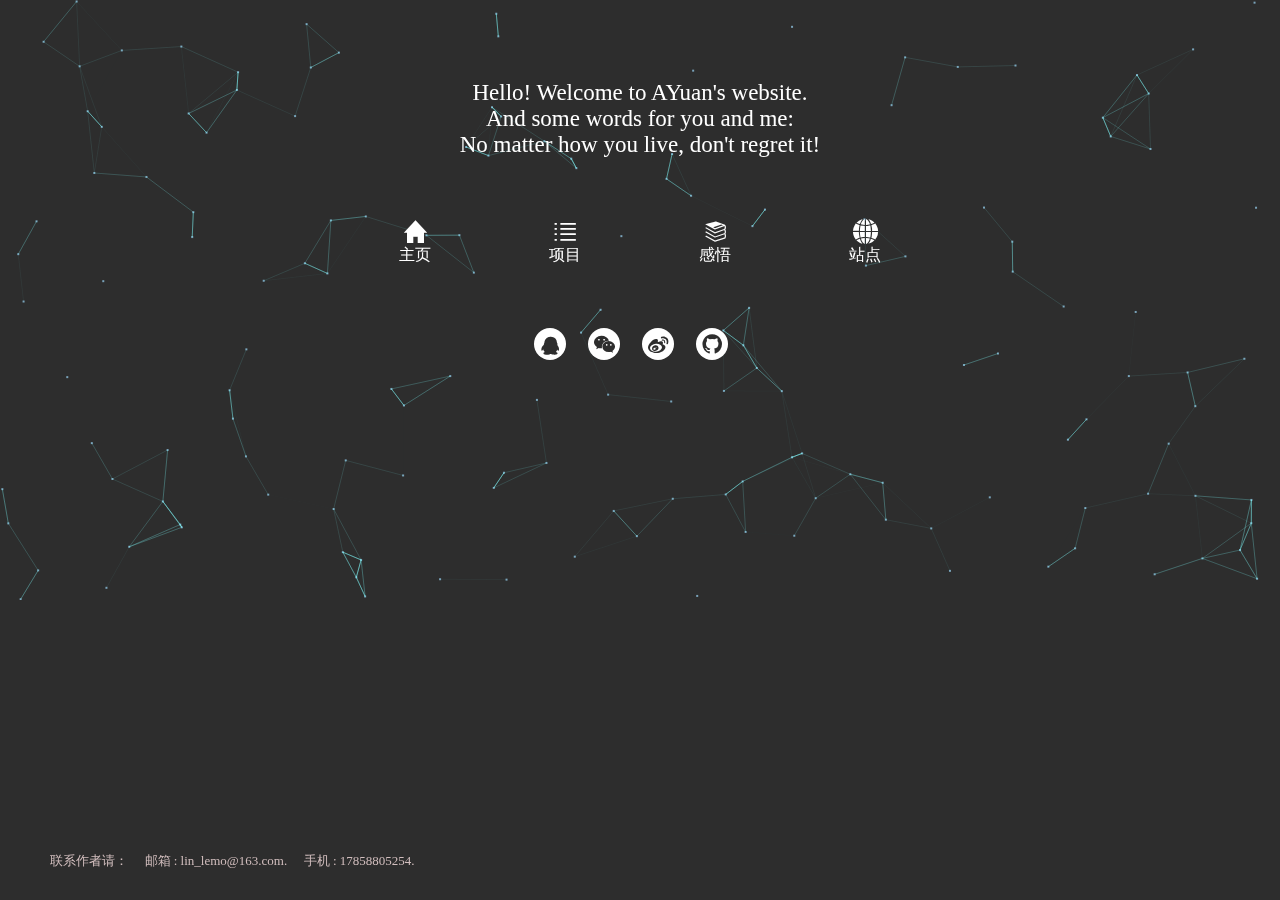
<file: index.html>
<!DOCTYPE html>
<html lang="en">
<head>
	<meta charset="UTF-8">
	<meta name="keywords" content="林钹渊，阿渊，林博园，林博渊">
	<title>林钹渊的个人网站</title>
	<style>
		a{color: #fff;text-decoration: none;}
		*{padding: 0;margin: 0;}
		body{background-color: #2D2D2D;color: #fff;}
		.header{text-align: center;color: #fff;font-size: 23px;margin-top:80px;}
.cont{text-align: center;}
.list-main{margin: 60px auto 0;width: 600px;height: 50px;}
.list-main li{float: left;list-style: none;width: 150px;transition: all 2s ease;}
.list-main li:hover{transform: translate(0,-10px);}
.list-main li:hover a{color: #08d695;}
.list-main li .iconfont{font-size: 25px;}
#mu-player{
	position: fixed;
	bottom: 50px;
	right: 50px;
	text-align: center;
}
.social {
    margin: 60px auto 0;
 text-align: center;width: 256px;
}
.social li {
    float: left;
    margin: 0 0 0 22px;list-style: none;
}
.social li a {
    display: table-cell;vertical-align: middle;
    width: 32px;
    height: 32px;text-align: center;
    /*text-indent: -9999px;*/
    background-color: #fff;
    -moz-border-radius: 50%;
    -webkit-border-radius: 50%;
    border-radius: 50%;
    -moz-transition: background-color 0.2s linear;
    -o-transition: background-color 0.2s linear;
    -webkit-transition: background-color 0.2s linear;
    transition: background-color 0.2s linear;
}
.social li a i{
    color: #2D2D2D;font-size: 18px;
}
.social li:nth-child(2) a i{
    font-size: 21px;
}
.social li:nth-child(3) a i{
    font-size: 26px;
}
.social li:nth-child(4) a i{
    font-size: 23px;
}
.social li a.social-facebook {
    background-position: 0 0;
}
.social li a:hover i{color: #fff;}
.social li a.social-facebook:hover {
    background-color: #3b5998;
}
.social li a.social-facebook:active {
    background-color: #355089;
}
.social li a.social-twitter {
    background-position: -50px 0;
}
.social li a.social-twitter:hover {
    background-color: #55acee;
}
.social li a.social-twitter:active {
    background-color: #4c9ad6;
}
.social li a.social-googleplus {
    background-position: 0 -50px;
}
.social li a.social-googleplus:hover {
    background-color: #dd4b39;
}
.social li a.social-googleplus:active {
    background-color: #c64333;
}
.social li a.social-github:hover {
    background-color: #dd0ebb;
}
.social li a.social-github:active {
    background-color: #dd0ebb;
}
.contact{position:fixed;bottom: 30px;left: 50px;font-size: 13px;color: rgb(209, 189, 189)}
#proj-hind{display: none; width: 200px;margin-left: -169px; height:154px;position: absolute;background-color: rgba(44, 82, 82, 0.9);top: 218px;left: 50%;border-radius: 5px;}
#webs-hind{display: none; width: 200px;margin-left:128px; height:154px;position: absolute;background-color: rgba(44, 82, 82, 0.9);top: 218px;left: 50%;border-radius: 5px;}

#proj-hind a,#webs-hind a{height: 20px;margin: 10px 10px ;padding: 3px 5px; border-radius: 5px;background-color: rgb(109, 105, 105);color: #fff;display: inline-block;}

#proj-hind a:hover,#webs-hind a:hover{color:#08d695 }
#qq-hind {margin-left: -320px;position: absolute;top: 263px;left: 50%;width: 200px;display: none;border-radius: 5px;}
#qq:hover #qq-hind{display: block;}
</style>
	<link rel="stylesheet" href="font_vfr3j0rpy4btvs4i/iconfont.css">
	<link rel="shortcut icon" href="./img/favicon.ico" type="image/x-icon">
</head>
<body>
	<!-- 背景div -->
	<div id="mydiv" style="height:600px;position:relative;">
		<div class="cont">
			<p class="header">
				Hello! Welcome to AYuan's website. <br>
				And some words for you and me:<br>
				<span id="motto">No matter how you live, don't regret it!</span>
				
			</p>
			<ul class="list-main">
				<li>
					<a href="http://www.lemolin.info/mainpage/">
							<i class="iconfont icon-home"></i><br>
							<span>主页</span>
					</a>		 
					 

				</li>
				<li>
						<a href="" id="project">
								<i class="iconfont icon-xiangmu"></i><br>
								<span>项目</span>
						</a>

				
				</li>
				<li>
						<a href="http://www.lemolin.info/blog/">
								<i class="iconfont icon-zhishi"></i><br>
								<span>感悟</span>
							</a>
					
				</li>
				<li>
						<a href="" id="website">
								<i class="iconfont icon-wangzhi"></i><br>
								<span>站点</span>

							</a>
					
				</li>
			</ul>

			<div class="social">
					<ul class="clearfix">
							<li id="qq">
								<a class="social-facebook" href="#" title="qq">
									<i class="iconfont icon-qq"></i>
								</a>
								<img id="qq-hind" src="./img/qrcode_1510809424154.jpg" alt="">
									
							</li>
							
							<li><a class="social-twitter" href="https://wx.qq.com/" title="wechat"><i class="iconfont icon-wechat-copy"></i></a></li>
							<li><a class="social-googleplus" href="http://www.weibo.com/5327319091/profile?rightmod=1&wvr=6&mod=personinfo&is_all=1" title="weibo"><i class="iconfont icon-weibo"></i></a></li>
							<li><a class="social-github" href="https://github.com/lemoyuan" title="github"><i class="iconfont icon-github"></i></a></li>
						</ul>
			</div>

			<div id="mu-player">
				<iframe frameborder="no" border="0" marginwidth="0" marginheight="0" width=330 height=110 src="//music.163.com/outchain/player?type=1&id=39228164&auto=1&height=90"></iframe>
			</div>
			
			<div class="contact">
				<p>
					联系作者请：      <i style="width:10px;display:inline-block"></i>     邮箱 : lin_lemo@163.com. <i style="width:10px;display:inline-block"></i>          手机 : 17858805254.
				</p>
			</div>
			<div id="proj-hind">
				<a href="http://www.lemolin.info/yunba/" target="_blank" >云巴</a>
				<a href="">数字尾巴</a>
				<a href="http://www.lemolin.info/preme/">prome</a>
				<a href=" http://www.lemolin.info/gamewy/">网易游戏</a>
				<a href="http://www.lemolin.info/bankms/">民生银行</a>
			</div>
			<div id="webs-hind">
				<a href="https://juejin.im/" target="_blank">掘金</a>
				<a href="http://www.imooc.com/" target="_blank">慕课</a>
				<a href="https://github.com/" target="_blank">Github</a>
				<a href="http://www.ruanyifeng.com/blog/" target="_blank">阮一峰</a>
				<a href="http://www.w3school.com.cn/" target="_blank">W3c</a>
				<a href="http://www.jq22.com/" target="_blank">插件库</a>
			</div>
			
		</div>


		
	</div>
	<script type="text/javascript">
		window.onload = function() {
		    //配置
		    var config = {
		        vx: 4,	//小球x轴速度,正为右，负为左
		        vy: 4,	//小球y轴速度
		        height: 2,	//小球高宽，其实为正方形，所以不宜太大
		        width: 2,
		        count: 150,		//点个数
		        color: "121, 162, 185", 	//点颜色
		        stroke: "130,255,255", 		//线条颜色
		        dist: 5000, 	//点吸附距离
		        e_dist: 20000, 	//鼠标吸附加速距离
		        max_conn: 10 	//点到点最大连接数
		    }

		    //调用
		    CanvasParticle(config);
		}
		var Proj=document.getElementById("project");
		var ProjH=document.getElementById("proj-hind");
		var Webs=document.getElementById("website");
		var WebsH=document.getElementById("webs-hind");
		var qq=document.getElementById("qq");
		var Motto=document.getElementById("motto");
		qq.onclick=function(){
			qqCode.style.display="block";
		}
		Proj.onclick=function(ev){
			
			var Oevent=ev||window.event;
			if( Oevent.stopPropagation ){
			Oevent.stopPropagation();
			}else{
			Oevent.cancelBubble = true;
			};
			if(Oevent.preventDefault){
				Oevent.preventDefault();
			}else{
				Oevent.returnValue=false;
			}
			WebsH.style.display="none";
			ProjH.style.display="block";
			document.onclick=function(){
				ProjH.style.display="none";
	
			}
		}
		Webs.onclick=function(ev){
			
			var Oevent=ev||window.event;
			if( Oevent.stopPropagation ){
			Oevent.stopPropagation();
			}else{
			Oevent.cancelBubble = true;
			};
			if(Oevent.preventDefault){
				Oevent.preventDefault();
			}else{
				Oevent.returnValue=false;
			}
			ProjH.style.display="none";
			WebsH.style.display="block";
			document.onclick=function(){
				WebsH.style.display="none";
	
			}
		}
		var ArrMottos=["A strong man will struggle with the storms of fate. ","Living without an aim is like sailing without a compass.","Don't try so hard, the best things come when you least expect them to. ","Truth needs no colour; beauty , no pencil. ","Live beautifully, dream passionately, love completely.","No need to have a reason to love you. Anything can be a reason not to love you.","Towering genius disdains a beaten path. It seeks regions hitherto unexplored.","A people which is able to say everything becomes able to do everything.","The good seaman is known in bad weather."]
		setInterval(function(){
			var x=Math.floor(Math.random()*ArrMottos.length) ;
			Motto.innerHTML=ArrMottos[x];
		},6000)
	
	</script>
	<script type="text/javascript" src="canvas-particle.js"></script>
</body>
</html>
</file>
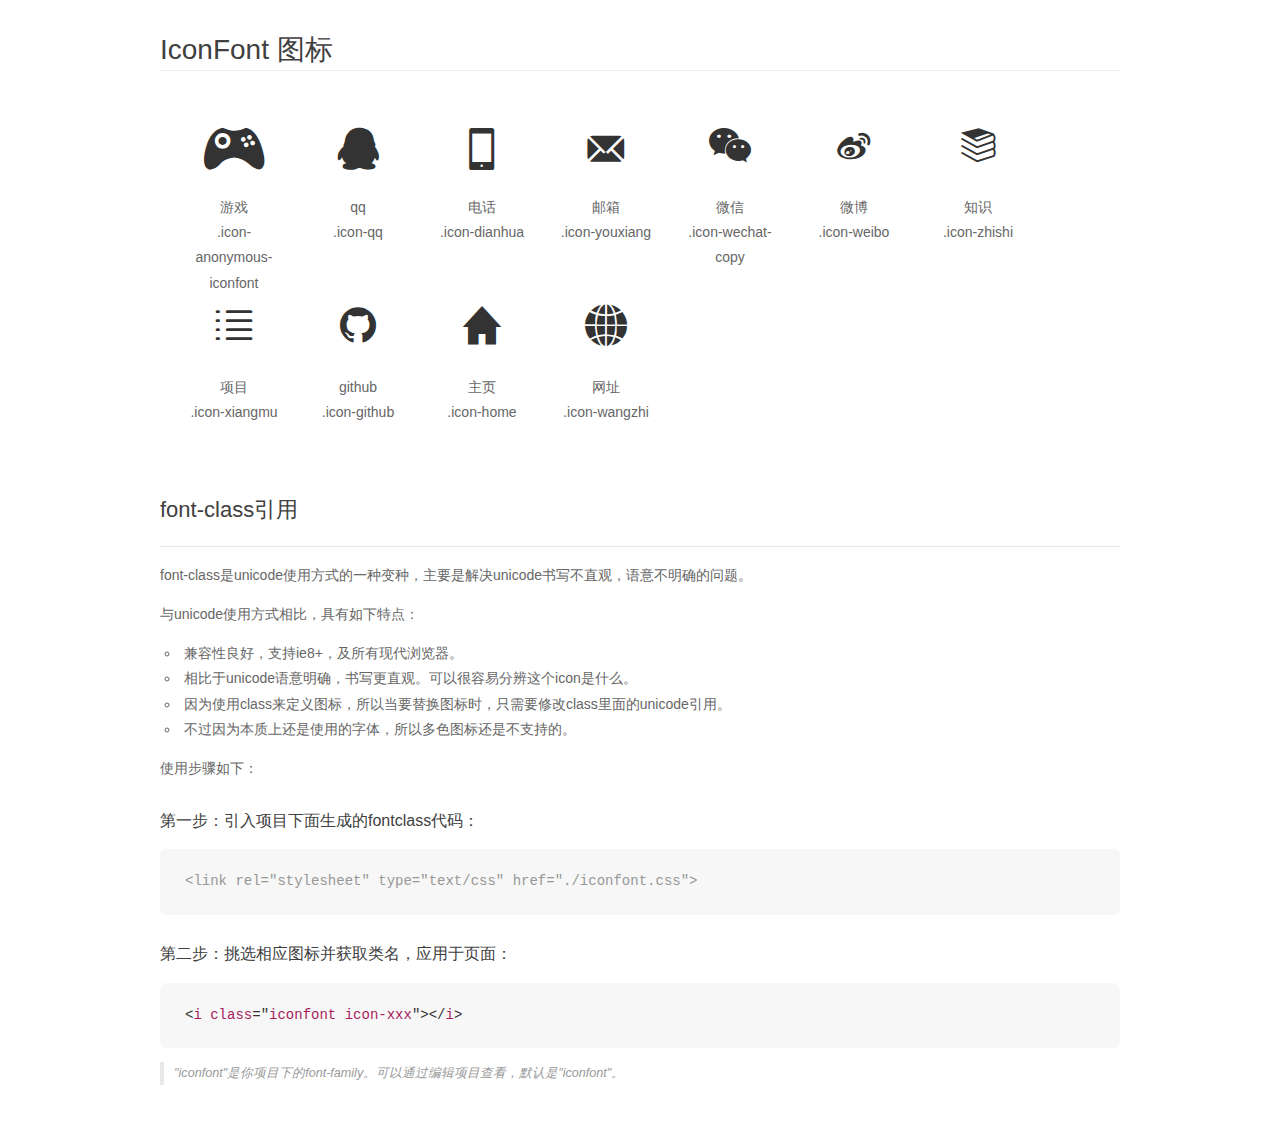
<file: font_vfr3j0rpy4btvs4i/demo_fontclass.html>
<!DOCTYPE html>
<html>
<head>
    <meta charset="utf-8"/>
    <title>IconFont</title>
    <link rel="stylesheet" href="demo.css">
    <link rel="stylesheet" href="iconfont.css">
</head>
<body>
    <div class="main markdown">
        <h1>IconFont 图标</h1>
        <ul class="icon_lists clear">
            
                <li>
                <i class="icon iconfont icon-anonymous-iconfont"></i>
                    <div class="name">游戏</div>
                    <div class="fontclass">.icon-anonymous-iconfont</div>
                </li>
            
                <li>
                <i class="icon iconfont icon-qq"></i>
                    <div class="name">qq</div>
                    <div class="fontclass">.icon-qq</div>
                </li>
            
                <li>
                <i class="icon iconfont icon-dianhua"></i>
                    <div class="name">电话</div>
                    <div class="fontclass">.icon-dianhua</div>
                </li>
            
                <li>
                <i class="icon iconfont icon-youxiang"></i>
                    <div class="name">邮箱</div>
                    <div class="fontclass">.icon-youxiang</div>
                </li>
            
                <li>
                <i class="icon iconfont icon-wechat-copy"></i>
                    <div class="name">微信</div>
                    <div class="fontclass">.icon-wechat-copy</div>
                </li>
            
                <li>
                <i class="icon iconfont icon-weibo"></i>
                    <div class="name">微博</div>
                    <div class="fontclass">.icon-weibo</div>
                </li>
            
                <li>
                <i class="icon iconfont icon-zhishi"></i>
                    <div class="name">知识</div>
                    <div class="fontclass">.icon-zhishi</div>
                </li>
            
                <li>
                <i class="icon iconfont icon-xiangmu"></i>
                    <div class="name">项目</div>
                    <div class="fontclass">.icon-xiangmu</div>
                </li>
            
                <li>
                <i class="icon iconfont icon-github"></i>
                    <div class="name">github</div>
                    <div class="fontclass">.icon-github</div>
                </li>
            
                <li>
                <i class="icon iconfont icon-home"></i>
                    <div class="name">主页</div>
                    <div class="fontclass">.icon-home</div>
                </li>
            
                <li>
                <i class="icon iconfont icon-wangzhi"></i>
                    <div class="name">网址</div>
                    <div class="fontclass">.icon-wangzhi</div>
                </li>
            
        </ul>

        <h2 id="font-class-">font-class引用</h2>
        <hr>

        <p>font-class是unicode使用方式的一种变种，主要是解决unicode书写不直观，语意不明确的问题。</p>
        <p>与unicode使用方式相比，具有如下特点：</p>
        <ul>
        <li>兼容性良好，支持ie8+，及所有现代浏览器。</li>
        <li>相比于unicode语意明确，书写更直观。可以很容易分辨这个icon是什么。</li>
        <li>因为使用class来定义图标，所以当要替换图标时，只需要修改class里面的unicode引用。</li>
        <li>不过因为本质上还是使用的字体，所以多色图标还是不支持的。</li>
        </ul>
        <p>使用步骤如下：</p>
        <h3 id="-fontclass-">第一步：引入项目下面生成的fontclass代码：</h3>


        <pre><code class="lang-js hljs javascript"><span class="hljs-comment">&lt;link rel="stylesheet" type="text/css" href="./iconfont.css"&gt;</span></code></pre>
        <h3 id="-">第二步：挑选相应图标并获取类名，应用于页面：</h3>
        <pre><code class="lang-css hljs">&lt;<span class="hljs-selector-tag">i</span> <span class="hljs-selector-tag">class</span>="<span class="hljs-selector-tag">iconfont</span> <span class="hljs-selector-tag">icon-xxx</span>"&gt;&lt;/<span class="hljs-selector-tag">i</span>&gt;</code></pre>
        <blockquote>
        <p>"iconfont"是你项目下的font-family。可以通过编辑项目查看，默认是"iconfont"。</p>
        </blockquote>
    </div>
</body>
</html>
</file>
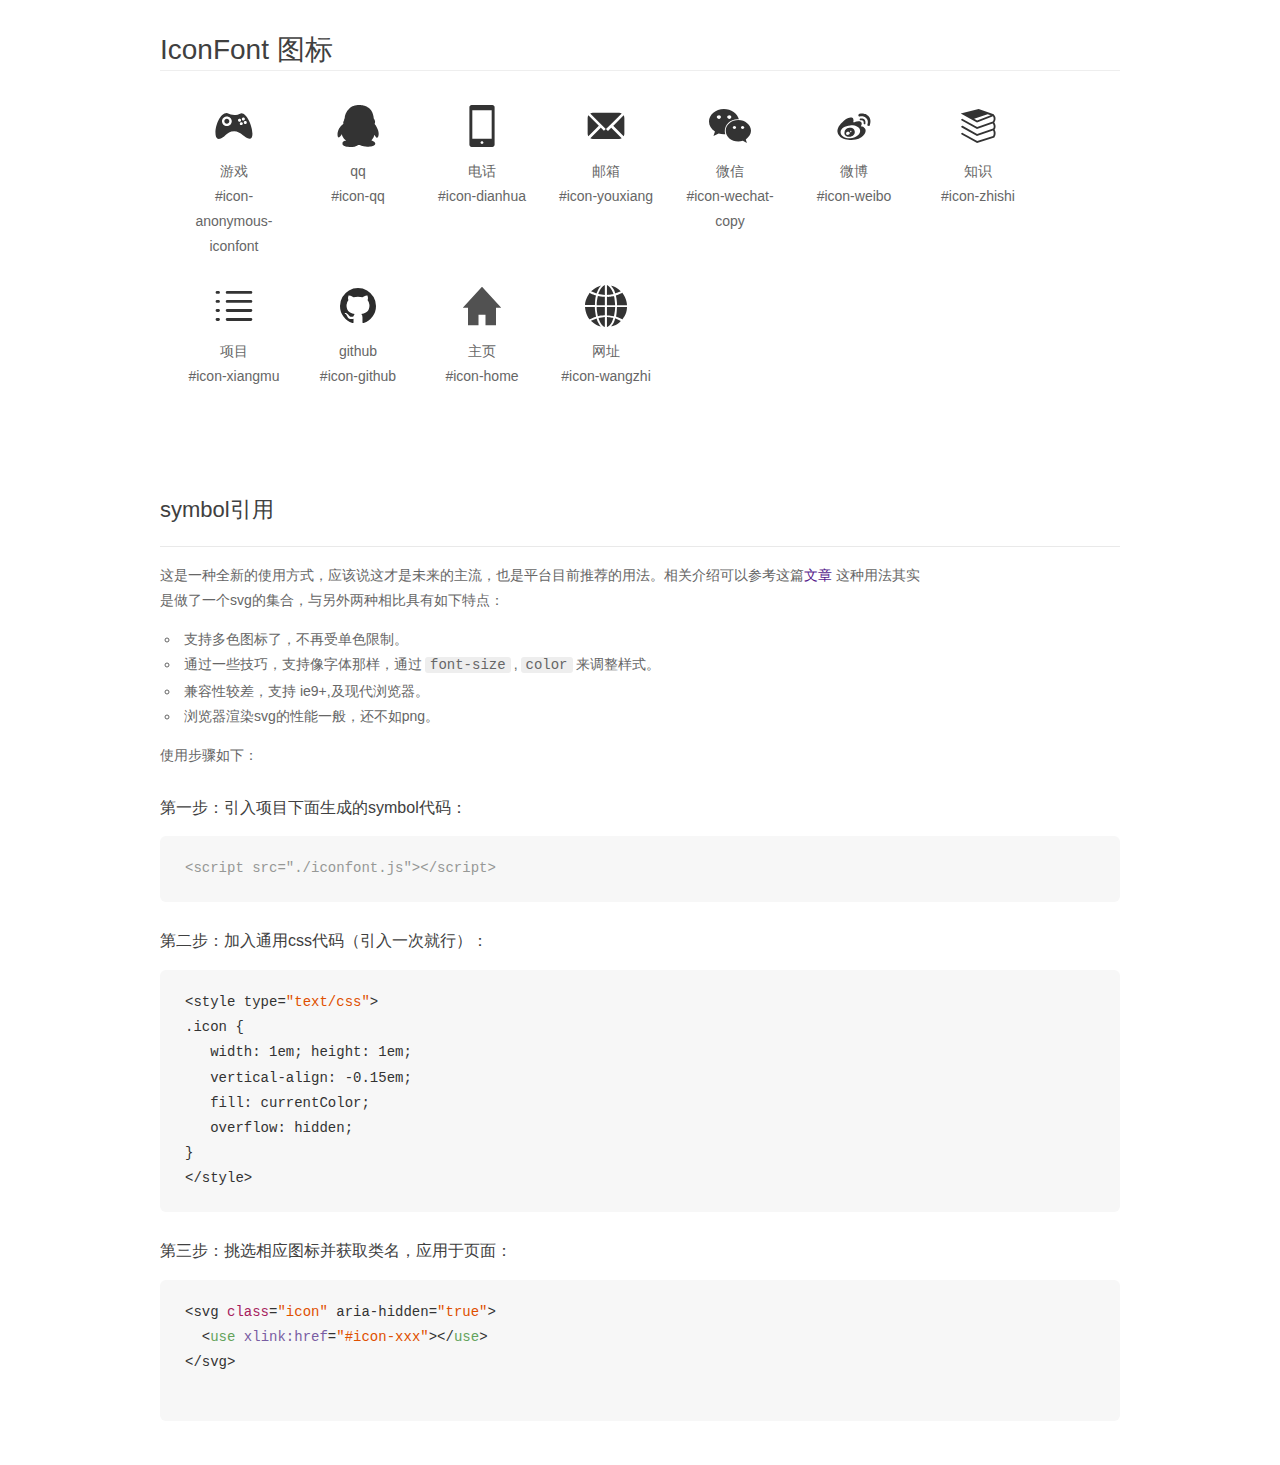
<file: font_vfr3j0rpy4btvs4i/demo_symbol.html>
<!DOCTYPE html>
<html>
<head>
    <meta charset="utf-8"/>
    <title>IconFont</title>
    <link rel="stylesheet" href="demo.css">
    <script src="iconfont.js"></script>

    <style type="text/css">
        .icon {
          /* 通过设置 font-size 来改变图标大小 */
          width: 1em; height: 1em;
          /* 图标和文字相邻时，垂直对齐 */
          vertical-align: -0.15em;
          /* 通过设置 color 来改变 SVG 的颜色/fill */
          fill: currentColor;
          /* path 和 stroke 溢出 viewBox 部分在 IE 下会显示
             normalize.css 中也包含这行 */
          overflow: hidden;
        }

    </style>
</head>
<body>
    <div class="main markdown">
        <h1>IconFont 图标</h1>
        <ul class="icon_lists clear">
            
                <li>
                    <svg class="icon" aria-hidden="true">
                        <use xlink:href="#icon-anonymous-iconfont"></use>
                    </svg>
                    <div class="name">游戏</div>
                    <div class="fontclass">#icon-anonymous-iconfont</div>
                </li>
            
                <li>
                    <svg class="icon" aria-hidden="true">
                        <use xlink:href="#icon-qq"></use>
                    </svg>
                    <div class="name">qq</div>
                    <div class="fontclass">#icon-qq</div>
                </li>
            
                <li>
                    <svg class="icon" aria-hidden="true">
                        <use xlink:href="#icon-dianhua"></use>
                    </svg>
                    <div class="name">电话</div>
                    <div class="fontclass">#icon-dianhua</div>
                </li>
            
                <li>
                    <svg class="icon" aria-hidden="true">
                        <use xlink:href="#icon-youxiang"></use>
                    </svg>
                    <div class="name">邮箱</div>
                    <div class="fontclass">#icon-youxiang</div>
                </li>
            
                <li>
                    <svg class="icon" aria-hidden="true">
                        <use xlink:href="#icon-wechat-copy"></use>
                    </svg>
                    <div class="name">微信</div>
                    <div class="fontclass">#icon-wechat-copy</div>
                </li>
            
                <li>
                    <svg class="icon" aria-hidden="true">
                        <use xlink:href="#icon-weibo"></use>
                    </svg>
                    <div class="name">微博</div>
                    <div class="fontclass">#icon-weibo</div>
                </li>
            
                <li>
                    <svg class="icon" aria-hidden="true">
                        <use xlink:href="#icon-zhishi"></use>
                    </svg>
                    <div class="name">知识</div>
                    <div class="fontclass">#icon-zhishi</div>
                </li>
            
                <li>
                    <svg class="icon" aria-hidden="true">
                        <use xlink:href="#icon-xiangmu"></use>
                    </svg>
                    <div class="name">项目</div>
                    <div class="fontclass">#icon-xiangmu</div>
                </li>
            
                <li>
                    <svg class="icon" aria-hidden="true">
                        <use xlink:href="#icon-github"></use>
                    </svg>
                    <div class="name">github</div>
                    <div class="fontclass">#icon-github</div>
                </li>
            
                <li>
                    <svg class="icon" aria-hidden="true">
                        <use xlink:href="#icon-home"></use>
                    </svg>
                    <div class="name">主页</div>
                    <div class="fontclass">#icon-home</div>
                </li>
            
                <li>
                    <svg class="icon" aria-hidden="true">
                        <use xlink:href="#icon-wangzhi"></use>
                    </svg>
                    <div class="name">网址</div>
                    <div class="fontclass">#icon-wangzhi</div>
                </li>
            
        </ul>


        <h2 id="symbol-">symbol引用</h2>
        <hr>

        <p>这是一种全新的使用方式，应该说这才是未来的主流，也是平台目前推荐的用法。相关介绍可以参考这篇<a href="">文章</a>
        这种用法其实是做了一个svg的集合，与另外两种相比具有如下特点：</p>
        <ul>
          <li>支持多色图标了，不再受单色限制。</li>
          <li>通过一些技巧，支持像字体那样，通过<code>font-size</code>,<code>color</code>来调整样式。</li>
          <li>兼容性较差，支持 ie9+,及现代浏览器。</li>
          <li>浏览器渲染svg的性能一般，还不如png。</li>
        </ul>
        <p>使用步骤如下：</p>
        <h3 id="-symbol-">第一步：引入项目下面生成的symbol代码：</h3>
        <pre><code class="lang-js hljs javascript"><span class="hljs-comment">&lt;script src="./iconfont.js"&gt;&lt;/script&gt;</span></code></pre>
        <h3 id="-css-">第二步：加入通用css代码（引入一次就行）：</h3>
        <pre><code class="lang-js hljs javascript">&lt;style type=<span class="hljs-string">"text/css"</span>&gt;
.icon {
   width: <span class="hljs-number">1</span>em; height: <span class="hljs-number">1</span>em;
   vertical-align: <span class="hljs-number">-0.15</span>em;
   fill: currentColor;
   overflow: hidden;
}
&lt;<span class="hljs-regexp">/style&gt;</span></code></pre>
        <h3 id="-">第三步：挑选相应图标并获取类名，应用于页面：</h3>
        <pre><code class="lang-js hljs javascript">&lt;svg <span class="hljs-class"><span class="hljs-keyword">class</span></span>=<span class="hljs-string">"icon"</span> aria-hidden=<span class="hljs-string">"true"</span>&gt;<span class="xml"><span class="hljs-tag">
  &lt;<span class="hljs-name">use</span> <span class="hljs-attr">xlink:href</span>=<span class="hljs-string">"#icon-xxx"</span>&gt;</span><span class="hljs-tag">&lt;/<span class="hljs-name">use</span>&gt;</span>
</span>&lt;<span class="hljs-regexp">/svg&gt;
        </span></code></pre>
    </div>
</body>
</html>
</file>
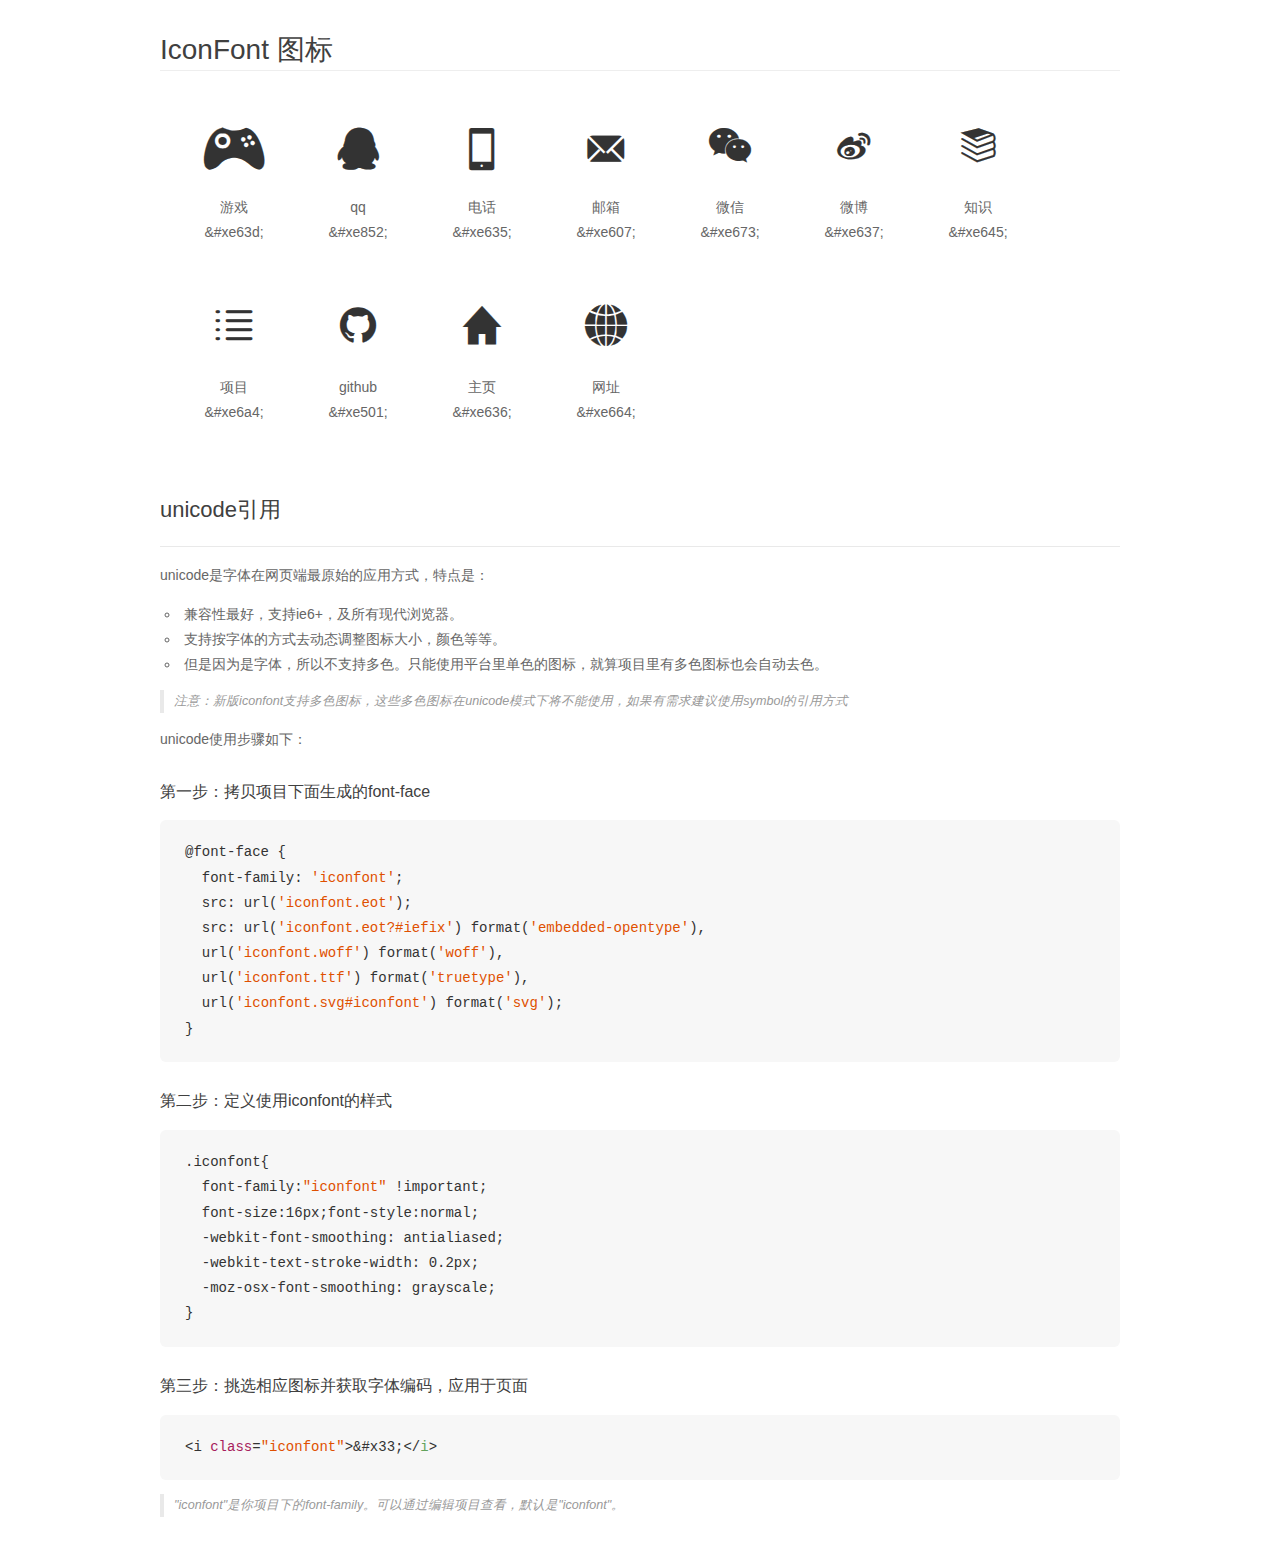
<file: font_vfr3j0rpy4btvs4i/demo_unicode.html>
<!DOCTYPE html>
<html>
<head>
    <meta charset="utf-8"/>
    <title>IconFont</title>
    <link rel="stylesheet" href="demo.css">

    <style type="text/css">

        @font-face {font-family: "iconfont";
          src: url('iconfont.eot'); /* IE9*/
          src: url('iconfont.eot#iefix') format('embedded-opentype'), /* IE6-IE8 */
          url('iconfont.woff') format('woff'), /* chrome, firefox */
          url('iconfont.ttf') format('truetype'), /* chrome, firefox, opera, Safari, Android, iOS 4.2+*/
          url('iconfont.svg#iconfont') format('svg'); /* iOS 4.1- */
        }

        .iconfont {
          font-family:"iconfont" !important;
          font-size:16px;
          font-style:normal;
          -webkit-font-smoothing: antialiased;
          -webkit-text-stroke-width: 0.2px;
          -moz-osx-font-smoothing: grayscale;
        }

    </style>
</head>
<body>
    <div class="main markdown">
        <h1>IconFont 图标</h1>
        <ul class="icon_lists clear">
            
                <li>
                <i class="icon iconfont">&#xe63d;</i>
                    <div class="name">游戏</div>
                    <div class="code">&amp;#xe63d;</div>
                </li>
            
                <li>
                <i class="icon iconfont">&#xe852;</i>
                    <div class="name">qq</div>
                    <div class="code">&amp;#xe852;</div>
                </li>
            
                <li>
                <i class="icon iconfont">&#xe635;</i>
                    <div class="name">电话</div>
                    <div class="code">&amp;#xe635;</div>
                </li>
            
                <li>
                <i class="icon iconfont">&#xe607;</i>
                    <div class="name">邮箱</div>
                    <div class="code">&amp;#xe607;</div>
                </li>
            
                <li>
                <i class="icon iconfont">&#xe673;</i>
                    <div class="name">微信</div>
                    <div class="code">&amp;#xe673;</div>
                </li>
            
                <li>
                <i class="icon iconfont">&#xe637;</i>
                    <div class="name">微博</div>
                    <div class="code">&amp;#xe637;</div>
                </li>
            
                <li>
                <i class="icon iconfont">&#xe645;</i>
                    <div class="name">知识</div>
                    <div class="code">&amp;#xe645;</div>
                </li>
            
                <li>
                <i class="icon iconfont">&#xe6a4;</i>
                    <div class="name">项目</div>
                    <div class="code">&amp;#xe6a4;</div>
                </li>
            
                <li>
                <i class="icon iconfont">&#xe501;</i>
                    <div class="name">github</div>
                    <div class="code">&amp;#xe501;</div>
                </li>
            
                <li>
                <i class="icon iconfont">&#xe636;</i>
                    <div class="name">主页</div>
                    <div class="code">&amp;#xe636;</div>
                </li>
            
                <li>
                <i class="icon iconfont">&#xe664;</i>
                    <div class="name">网址</div>
                    <div class="code">&amp;#xe664;</div>
                </li>
            
        </ul>
        <h2 id="unicode-">unicode引用</h2>
        <hr>

        <p>unicode是字体在网页端最原始的应用方式，特点是：</p>
        <ul>
        <li>兼容性最好，支持ie6+，及所有现代浏览器。</li>
        <li>支持按字体的方式去动态调整图标大小，颜色等等。</li>
        <li>但是因为是字体，所以不支持多色。只能使用平台里单色的图标，就算项目里有多色图标也会自动去色。</li>
        </ul>
        <blockquote>
        <p>注意：新版iconfont支持多色图标，这些多色图标在unicode模式下将不能使用，如果有需求建议使用symbol的引用方式</p>
        </blockquote>
        <p>unicode使用步骤如下：</p>
        <h3 id="-font-face">第一步：拷贝项目下面生成的font-face</h3>
        <pre><code class="lang-js hljs javascript">@font-face {
  font-family: <span class="hljs-string">'iconfont'</span>;
  src: url(<span class="hljs-string">'iconfont.eot'</span>);
  src: url(<span class="hljs-string">'iconfont.eot?#iefix'</span>) format(<span class="hljs-string">'embedded-opentype'</span>),
  url(<span class="hljs-string">'iconfont.woff'</span>) format(<span class="hljs-string">'woff'</span>),
  url(<span class="hljs-string">'iconfont.ttf'</span>) format(<span class="hljs-string">'truetype'</span>),
  url(<span class="hljs-string">'iconfont.svg#iconfont'</span>) format(<span class="hljs-string">'svg'</span>);
}
</code></pre>
        <h3 id="-iconfont-">第二步：定义使用iconfont的样式</h3>
        <pre><code class="lang-js hljs javascript">.iconfont{
  font-family:<span class="hljs-string">"iconfont"</span> !important;
  font-size:<span class="hljs-number">16</span>px;font-style:normal;
  -webkit-font-smoothing: antialiased;
  -webkit-text-stroke-width: <span class="hljs-number">0.2</span>px;
  -moz-osx-font-smoothing: grayscale;
}
</code></pre>
        <h3 id="-">第三步：挑选相应图标并获取字体编码，应用于页面</h3>
        <pre><code class="lang-js hljs javascript">&lt;i <span class="hljs-class"><span class="hljs-keyword">class</span></span>=<span class="hljs-string">"iconfont"</span>&gt;&amp;#x33;<span class="xml"><span class="hljs-tag">&lt;/<span class="hljs-name">i</span>&gt;</span></span></code></pre>

        <blockquote>
        <p>"iconfont"是你项目下的font-family。可以通过编辑项目查看，默认是"iconfont"。</p>
        </blockquote>
    </div>


</body>
</html>
</file>
<file: font_vfr3j0rpy4btvs4i/iconfont.css>
@font-face {font-family: "iconfont";
  src: url('iconfont.eot?t=1510798318362'); /* IE9*/
  src: url('iconfont.eot?t=1510798318362#iefix') format('embedded-opentype'), /* IE6-IE8 */
  url('[data-uri]') format('woff'),
  url('iconfont.ttf?t=1510798318362') format('truetype'), /* chrome, firefox, opera, Safari, Android, iOS 4.2+*/
  url('iconfont.svg?t=1510798318362#iconfont') format('svg'); /* iOS 4.1- */
}

.iconfont {
  font-family:"iconfont" !important;
  font-size:16px;
  font-style:normal;
  -webkit-font-smoothing: antialiased;
  -moz-osx-font-smoothing: grayscale;
}

.icon-anonymous-iconfont:before { content: "\e63d"; }

.icon-qq:before { content: "\e852"; }

.icon-dianhua:before { content: "\e635"; }

.icon-youxiang:before { content: "\e607"; }

.icon-wechat-copy:before { content: "\e673"; }

.icon-weibo:before { content: "\e637"; }

.icon-zhishi:before { content: "\e645"; }

.icon-xiangmu:before { content: "\e6a4"; }

.icon-github:before { content: "\e501"; }

.icon-home:before { content: "\e636"; }

.icon-wangzhi:before { content: "\e664"; }
</file>
<file: font_vfr3j0rpy4btvs4i/demo.css>
*{margin: 0;padding: 0;list-style: none;}
/*
KISSY CSS Reset
理念：1. reset 的目的不是清除浏览器的默认样式，这仅是部分工作。清除和重置是紧密不可分的。
2. reset 的目的不是让默认样式在所有浏览器下一致，而是减少默认样式有可能带来的问题。
3. reset 期望提供一套普适通用的基础样式。但没有银弹，推荐根据具体需求，裁剪和修改后再使用。
特色：1. 适应中文；2. 基于最新主流浏览器。
维护：玉伯<lifesinger@gmail.com>, 正淳<ragecarrier@gmail.com>
 */

/** 清除内外边距 **/
body, h1, h2, h3, h4, h5, h6, hr, p, blockquote, /* structural elements 结构元素 */
dl, dt, dd, ul, ol, li, /* list elements 列表元素 */
pre, /* text formatting elements 文本格式元素 */
form, fieldset, legend, button, input, textarea, /* form elements 表单元素 */
th, td /* table elements 表格元素 */ {
  margin: 0;
  padding: 0;
}

/** 设置默认字体 **/
body,
button, input, select, textarea /* for ie */ {
  font: 12px/1.5 tahoma, arial, \5b8b\4f53, sans-serif;
}
h1, h2, h3, h4, h5, h6 { font-size: 100%; }
address, cite, dfn, em, var { font-style: normal; } /* 将斜体扶正 */
code, kbd, pre, samp { font-family: courier new, courier, monospace; } /* 统一等宽字体 */
small { font-size: 12px; } /* 小于 12px 的中文很难阅读，让 small 正常化 */

/** 重置列表元素 **/
ul, ol { list-style: none; }

/** 重置文本格式元素 **/
a { text-decoration: none; }
a:hover { text-decoration: underline; }


/** 重置表单元素 **/
legend { color: #000; } /* for ie6 */
fieldset, img { border: 0; } /* img 搭车：让链接里的 img 无边框 */
button, input, select, textarea { font-size: 100%; } /* 使得表单元素在 ie 下能继承字体大小 */
/* 注：optgroup 无法扶正 */

/** 重置表格元素 **/
table { border-collapse: collapse; border-spacing: 0; }

/* 清除浮动 */
.ks-clear:after, .clear:after {
  content: '\20';
  display: block;
  height: 0;
  clear: both;
}
.ks-clear, .clear {
  *zoom: 1;
}

.main {
  padding: 30px 100px;
width: 960px;
margin: 0 auto;
}
.main h1{font-size:36px; color:#333; text-align:left;margin-bottom:30px; border-bottom: 1px solid #eee;}

.helps{margin-top:40px;}
.helps pre{
  padding:20px;
  margin:10px 0;
  border:solid 1px #e7e1cd;
  background-color: #fffdef;
  overflow: auto;
}

.icon_lists{
  width: 100% !important;

}

.icon_lists li{
  float:left;
  width: 100px;
  height:180px;
  text-align: center;
  list-style: none !important;
}
.icon_lists .icon{
  font-size: 42px;
  line-height: 100px;
  margin: 10px 0;
  color:#333;
  -webkit-transition: font-size 0.25s ease-out 0s;
  -moz-transition: font-size 0.25s ease-out 0s;
  transition: font-size 0.25s ease-out 0s;

}
.icon_lists .icon:hover{
  font-size: 100px;
}



.markdown {
  color: #666;
  font-size: 14px;
  line-height: 1.8;
}

.highlight {
  line-height: 1.5;
}

.markdown img {
  vertical-align: middle;
  max-width: 100%;
}

.markdown h1 {
  color: #404040;
  font-weight: 500;
  line-height: 40px;
  margin-bottom: 24px;
}

.markdown h2,
.markdown h3,
.markdown h4,
.markdown h5,
.markdown h6 {
  color: #404040;
  margin: 1.6em 0 0.6em 0;
  font-weight: 500;
  clear: both;
}

.markdown h1 {
  font-size: 28px;
}

.markdown h2 {
  font-size: 22px;
}

.markdown h3 {
  font-size: 16px;
}

.markdown h4 {
  font-size: 14px;
}

.markdown h5 {
  font-size: 12px;
}

.markdown h6 {
  font-size: 12px;
}

.markdown hr {
  height: 1px;
  border: 0;
  background: #e9e9e9;
  margin: 16px 0;
  clear: both;
}

.markdown p,
.markdown pre {
  margin: 1em 0;
}

.markdown > p,
.markdown > blockquote,
.markdown > .highlight,
.markdown > ol,
.markdown > ul {
  width: 80%;
}

.markdown ul > li {
  list-style: circle;
}

.markdown > ul li,
.markdown blockquote ul > li {
  margin-left: 20px;
  padding-left: 4px;
}

.markdown > ul li p,
.markdown > ol li p {
  margin: 0.6em 0;
}

.markdown ol > li {
  list-style: decimal;
}

.markdown > ol li,
.markdown blockquote ol > li {
  margin-left: 20px;
  padding-left: 4px;
}

.markdown code {
  margin: 0 3px;
  padding: 0 5px;
  background: #eee;
  border-radius: 3px;
}

.markdown pre {
  border-radius: 6px;
  background: #f7f7f7;
  padding: 20px;
}

.markdown pre code {
  border: none;
  background: #f7f7f7;
  margin: 0;
}

.markdown strong,
.markdown b {
  font-weight: 600;
}

.markdown > table {
  border-collapse: collapse;
  border-spacing: 0px;
  empty-cells: show;
  border: 1px solid #e9e9e9;
  width: 95%;
  margin-bottom: 24px;
}

.markdown > table th {
  white-space: nowrap;
  color: #333;
  font-weight: 600;

}

.markdown > table th,
.markdown > table td {
  border: 1px solid #e9e9e9;
  padding: 8px 16px;
  text-align: left;
}

.markdown > table th {
  background: #F7F7F7;
}

.markdown blockquote {
  font-size: 90%;
  color: #999;
  border-left: 4px solid #e9e9e9;
  padding-left: 0.8em;
  margin: 1em 0;
  font-style: italic;
}

.markdown blockquote p {
  margin: 0;
}

.markdown .anchor {
  opacity: 0;
  transition: opacity 0.3s ease;
  margin-left: 8px;
}

.markdown .waiting {
  color: #ccc;
}

.markdown h1:hover .anchor,
.markdown h2:hover .anchor,
.markdown h3:hover .anchor,
.markdown h4:hover .anchor,
.markdown h5:hover .anchor,
.markdown h6:hover .anchor {
  opacity: 1;
  display: inline-block;
}

.markdown > br,
.markdown > p > br {
  clear: both;
}


.hljs {
  display: block;
  background: white;
  padding: 0.5em;
  color: #333333;
  overflow-x: auto;
}

.hljs-comment,
.hljs-meta {
  color: #969896;
}

.hljs-string,
.hljs-variable,
.hljs-template-variable,
.hljs-strong,
.hljs-emphasis,
.hljs-quote {
  color: #df5000;
}

.hljs-keyword,
.hljs-selector-tag,
.hljs-type {
  color: #a71d5d;
}

.hljs-literal,
.hljs-symbol,
.hljs-bullet,
.hljs-attribute {
  color: #0086b3;
}

.hljs-section,
.hljs-name {
  color: #63a35c;
}

.hljs-tag {
  color: #333333;
}

.hljs-title,
.hljs-attr,
.hljs-selector-id,
.hljs-selector-class,
.hljs-selector-attr,
.hljs-selector-pseudo {
  color: #795da3;
}

.hljs-addition {
  color: #55a532;
  background-color: #eaffea;
}

.hljs-deletion {
  color: #bd2c00;
  background-color: #ffecec;
}

.hljs-link {
  text-decoration: underline;
}

pre{
  background: #fff;
}
</file>
